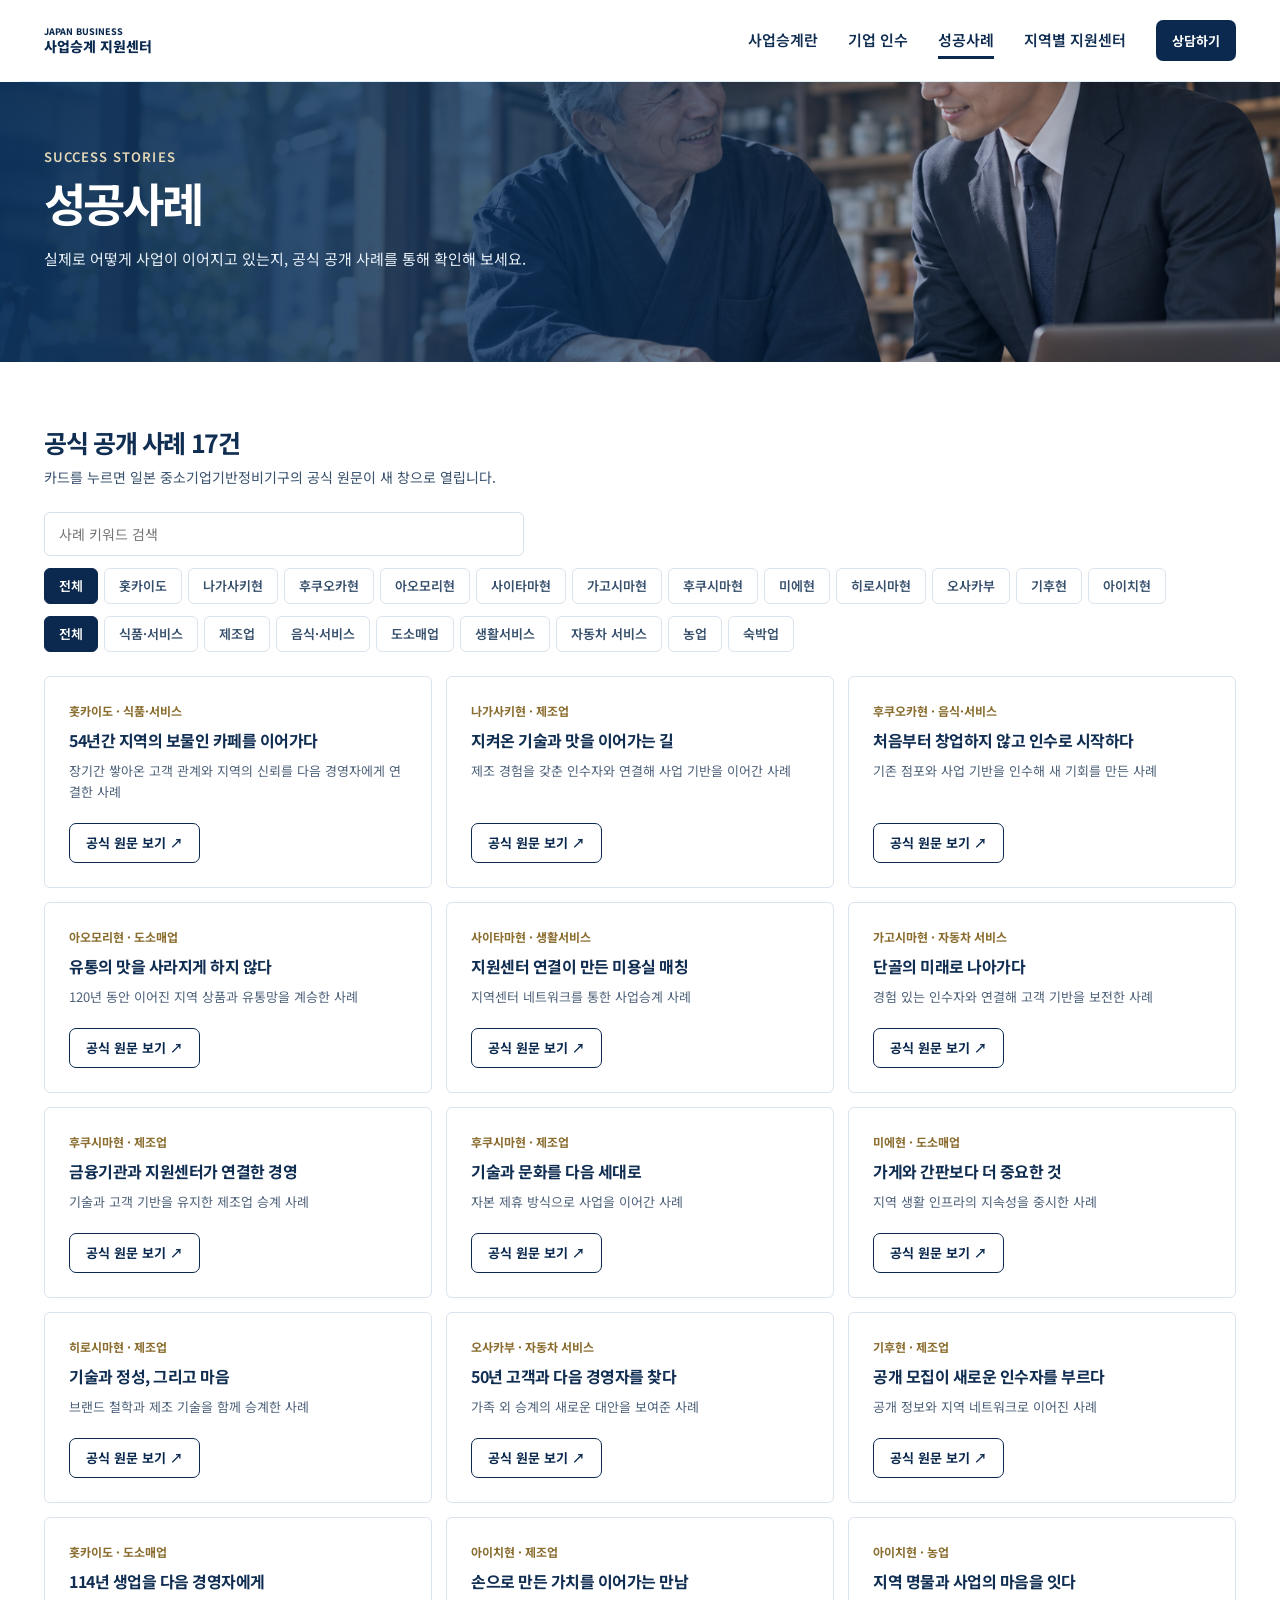
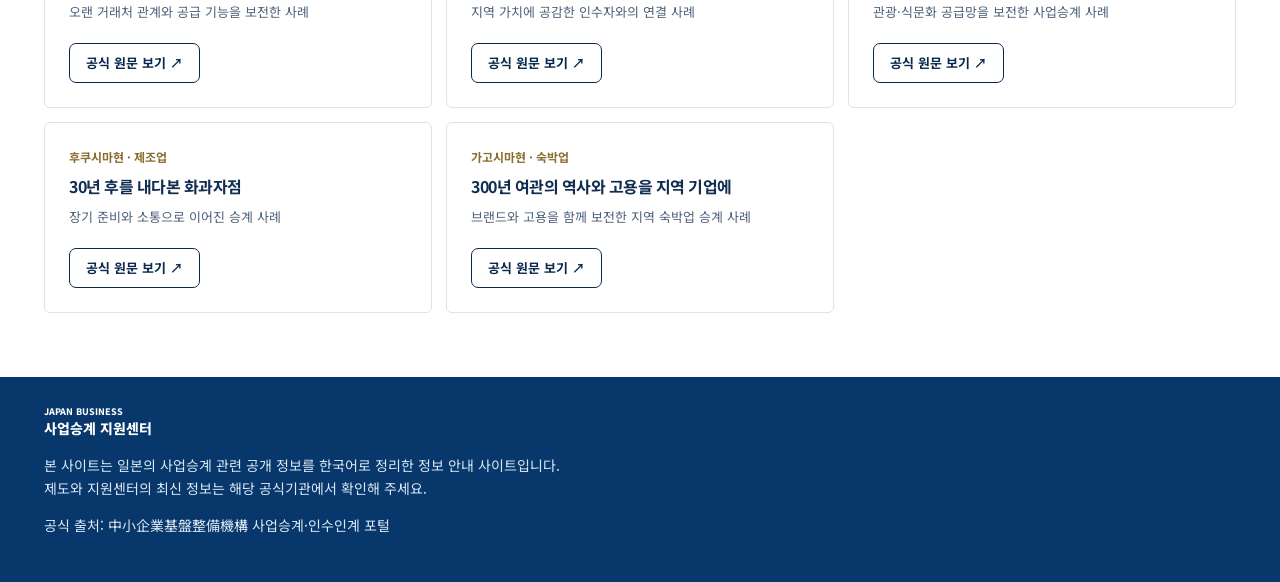
<file: cases.html>
<!doctype html><html lang="ko"><head><meta charset="utf-8"><meta name="viewport" content="width=device-width,initial-scale=1"><meta name="description" content="일본의 공식 사업승계 성공사례 17건"><title>성공사례 | 일본 사업승계 지원센터</title><link rel="preconnect" href="https://fonts.googleapis.com"><link rel="preconnect" href="https://fonts.gstatic.com" crossorigin><link href="https://fonts.googleapis.com/css2?family=Noto+Sans+KR:wght@400;500;600;700;800&display=swap" rel="stylesheet"><link rel="stylesheet" href="styles.css?v=mockup-4"><link rel="stylesheet" href="legacy-fix.css"><link rel="stylesheet" href="pages.css?v=4"><script defer src="app.js"></script></head><body data-page="cases"><header id="header"></header><main><section class="hero small"><div class="wrap"><p class="eyebrow">SUCCESS STORIES</p><h1>성공사례</h1><p class="lead">실제로 어떻게 사업이 이어지고 있는지, 공식 공개 사례를 통해 확인해 보세요.</p></div></section><section class="section"><div class="wrap"><h2>공식 공개 사례 17건</h2><p class="sub">카드를 누르면 일본 중소기업기반정비기구의 공식 원문이 새 창으로 열립니다.</p><div id="case-controls"></div><div id="case-root" class="grid three"></div></div></section></main><footer id="footer"></footer><script>(()=>{const mark=()=>document.querySelectorAll('.filters').forEach(g=>{if(!g.querySelector('.active'))g.querySelector('button')?.classList.add('active')});new MutationObserver(mark).observe(document.body,{childList:true,subtree:true});document.addEventListener('click',e=>{const b=e.target.closest('.filters button');if(b)b.parentNode.querySelectorAll('button').forEach(x=>x.classList.toggle('active',x===b))})})()</script></body></html>
</file>
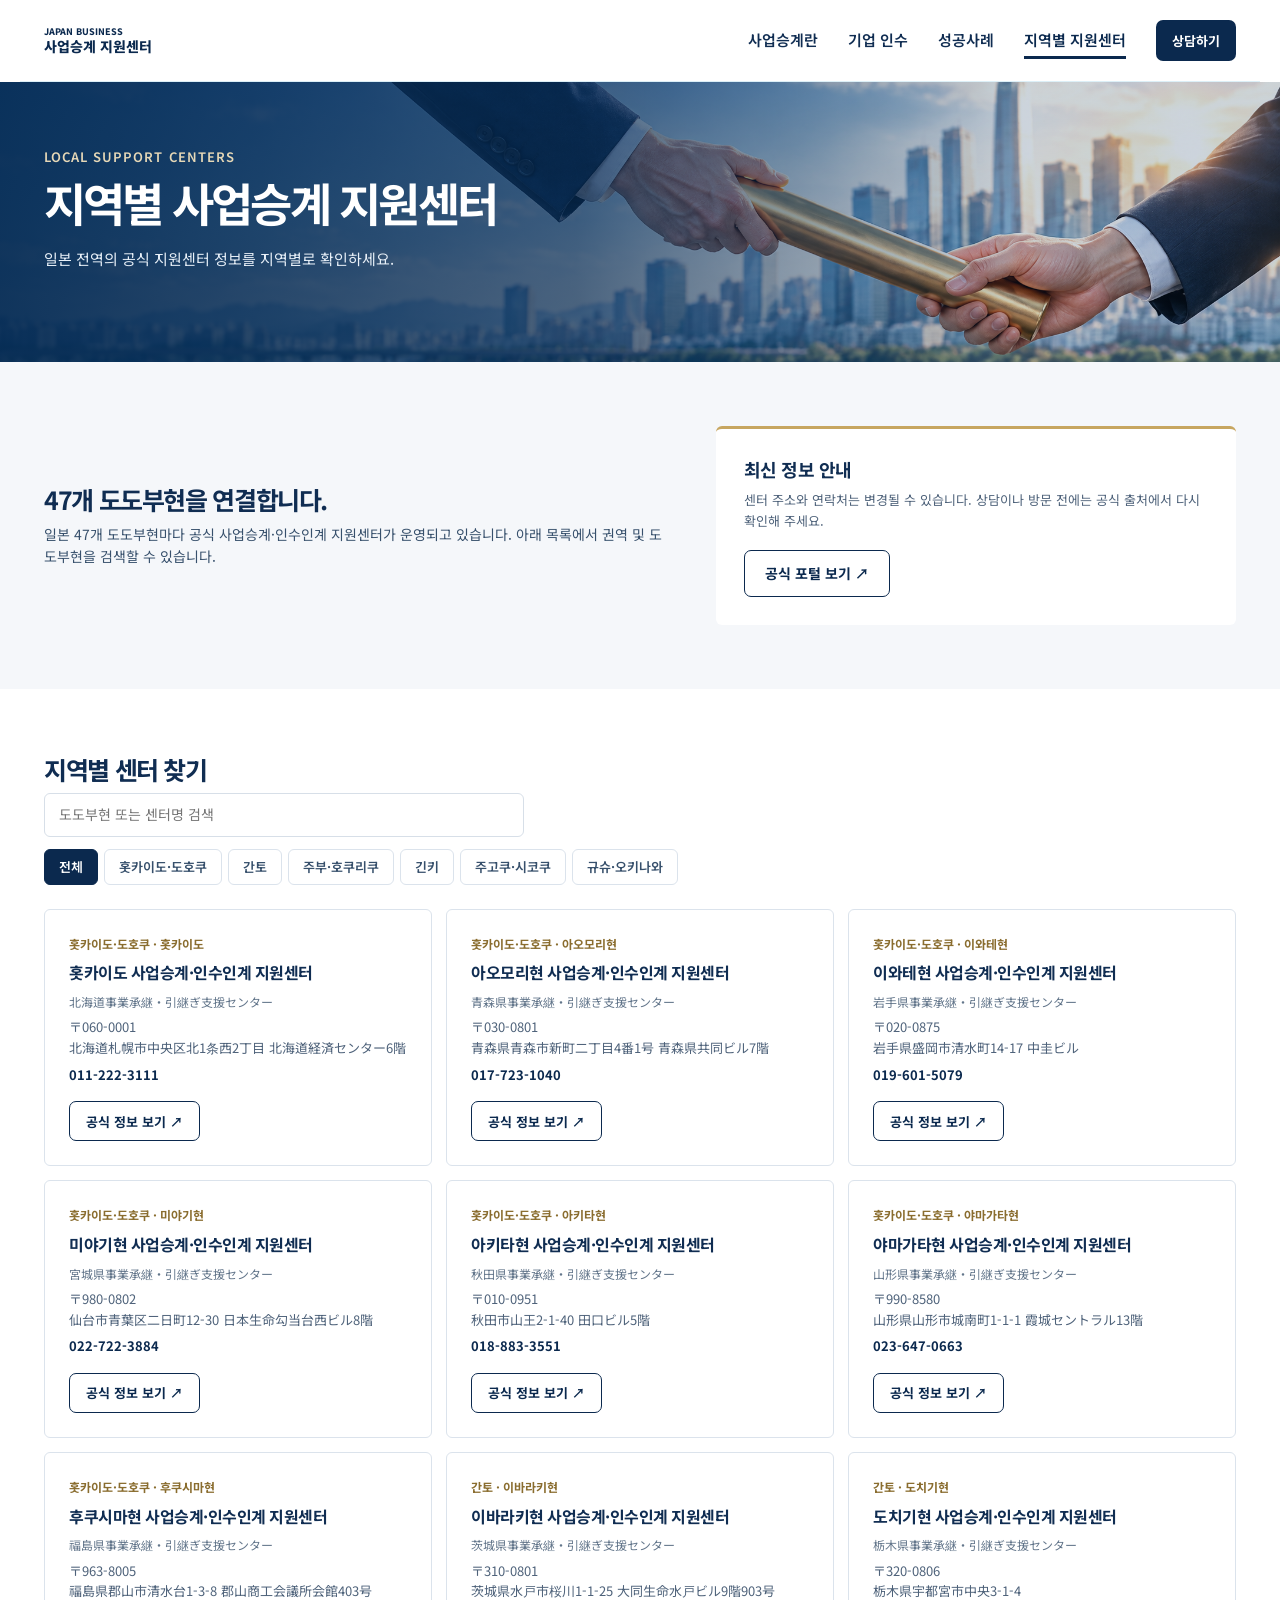
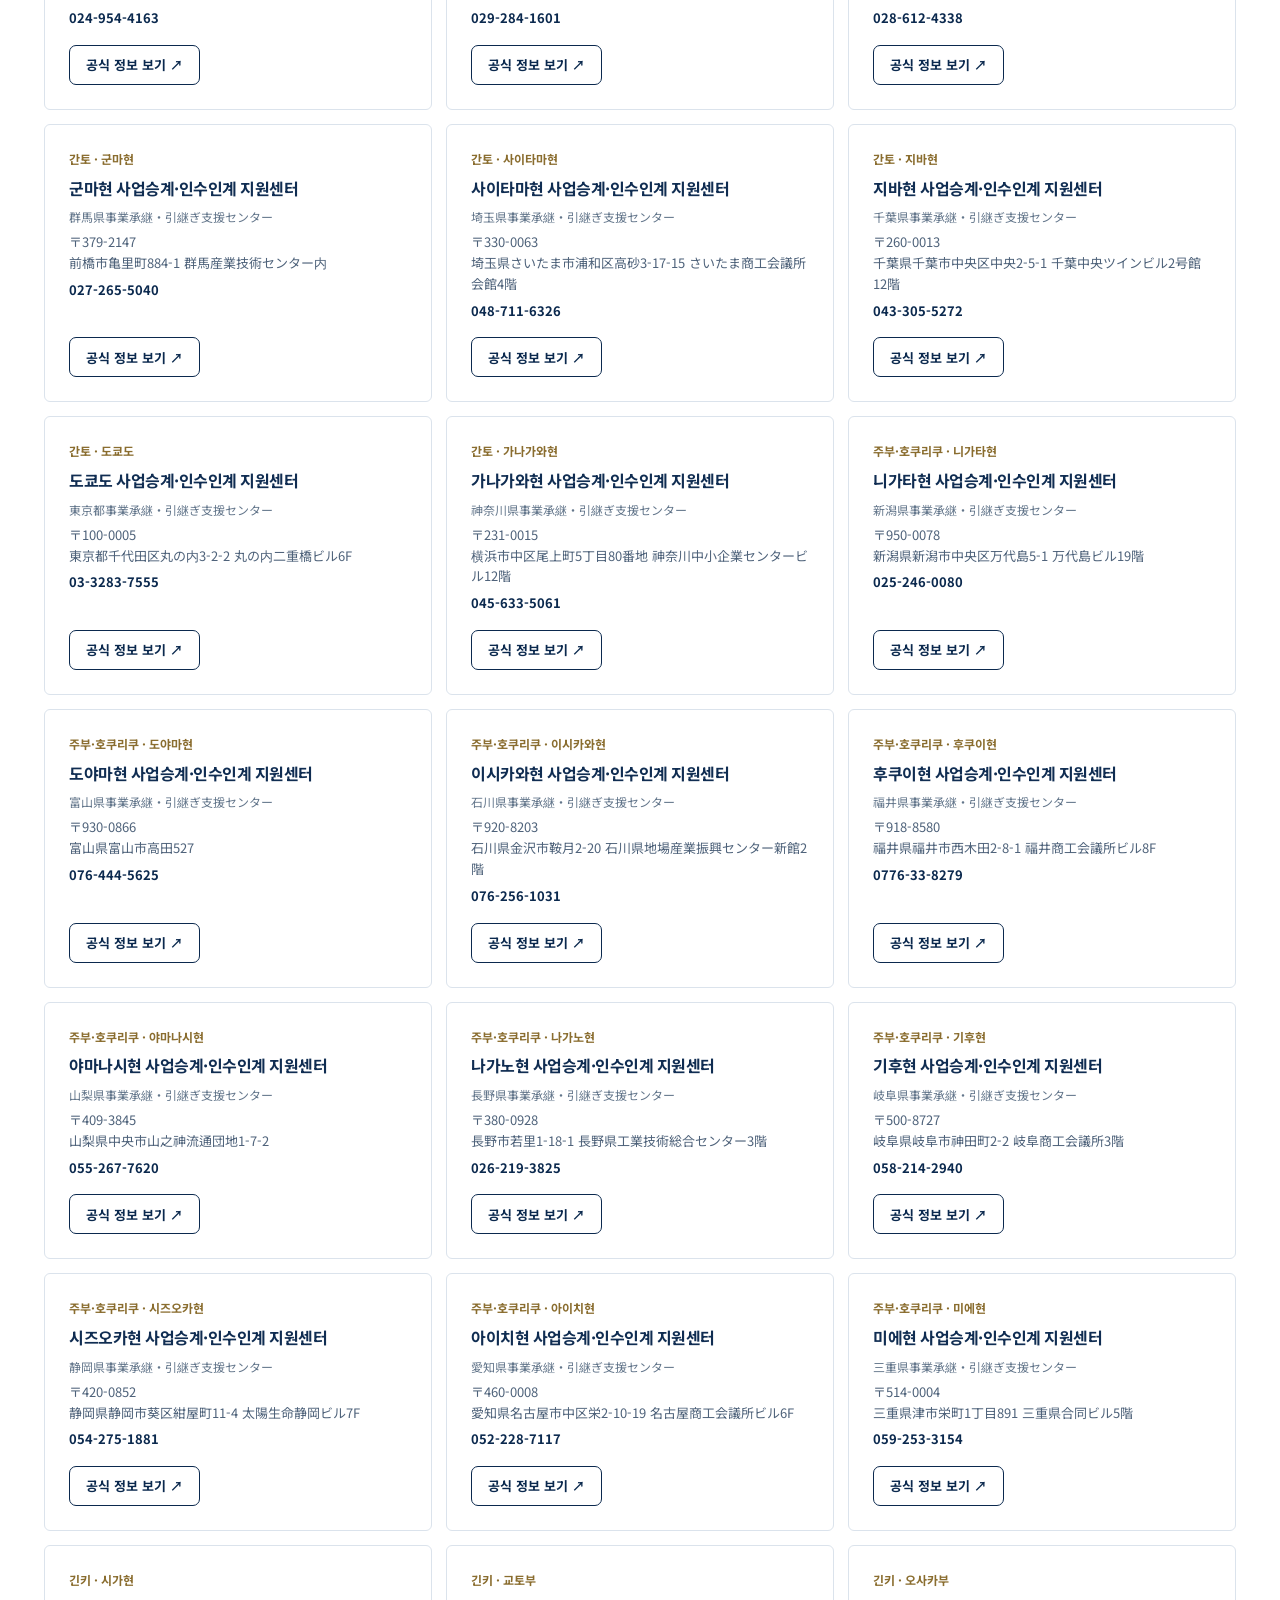
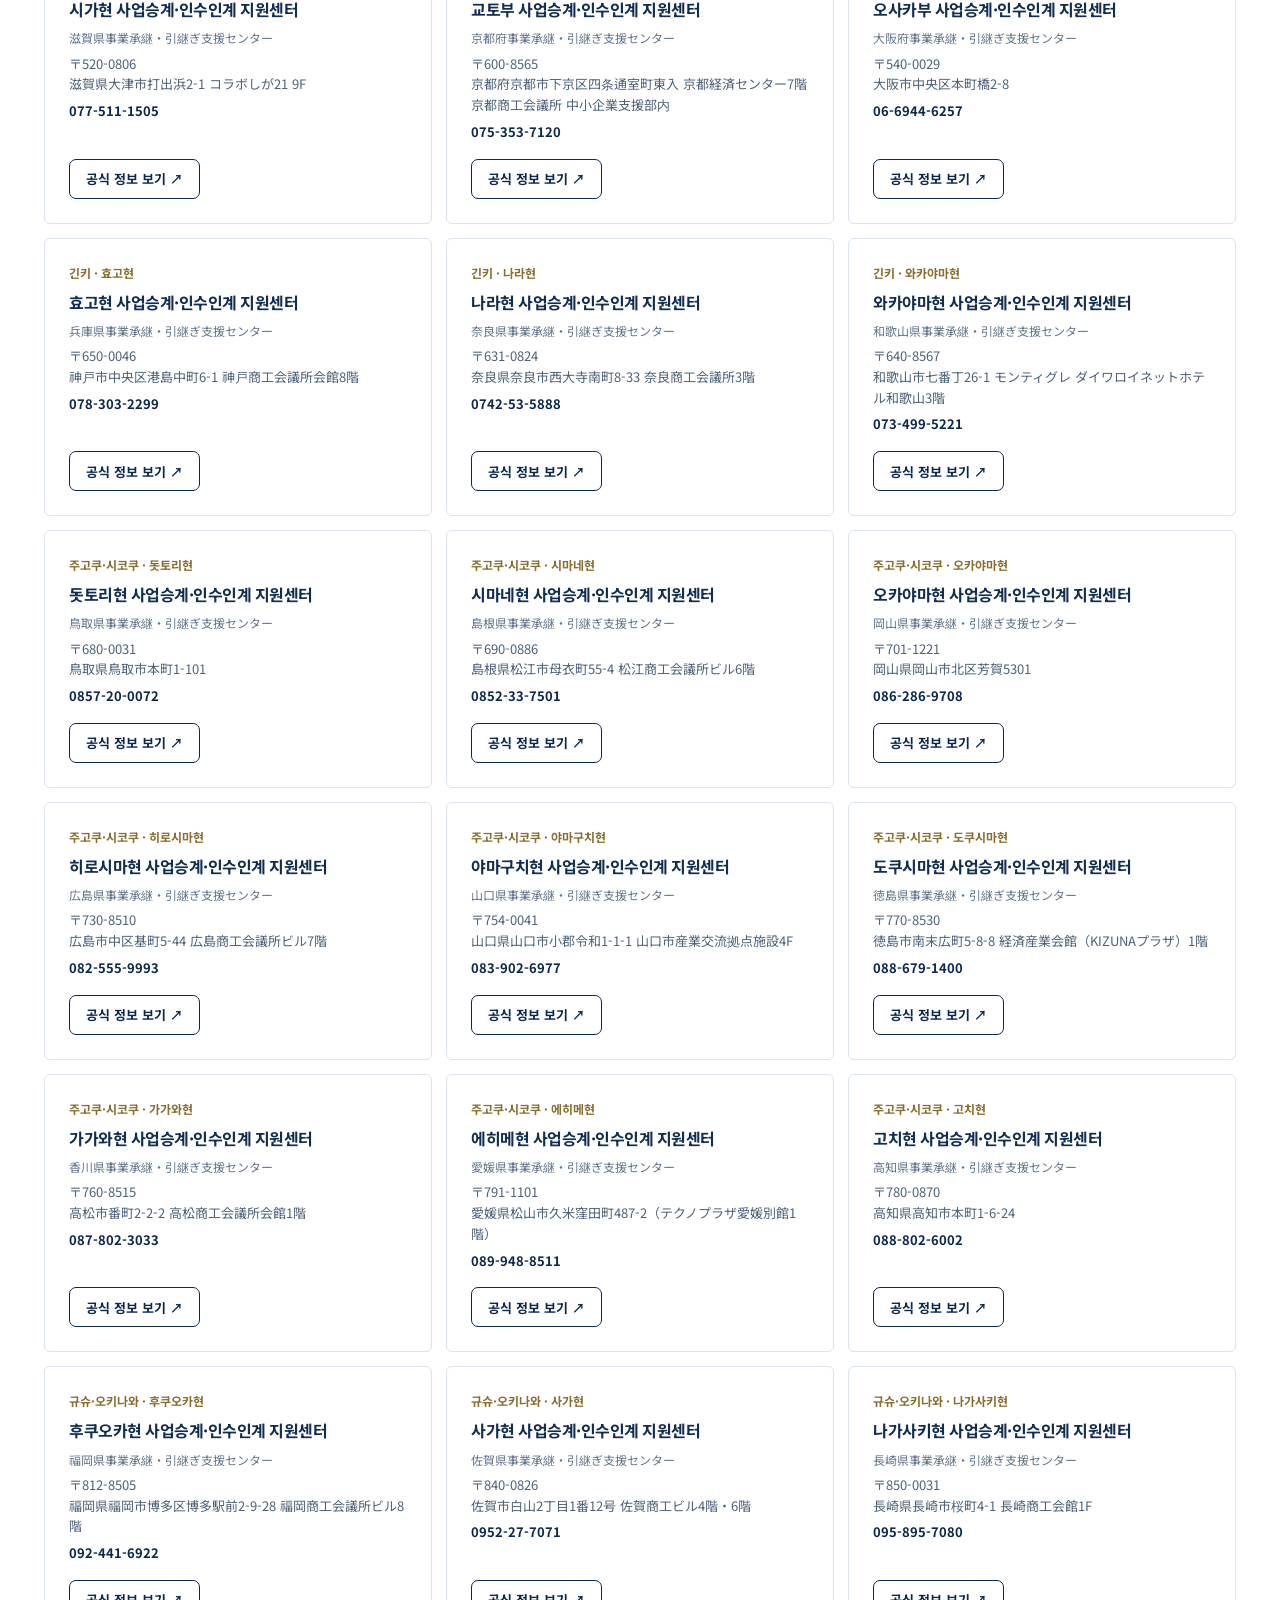
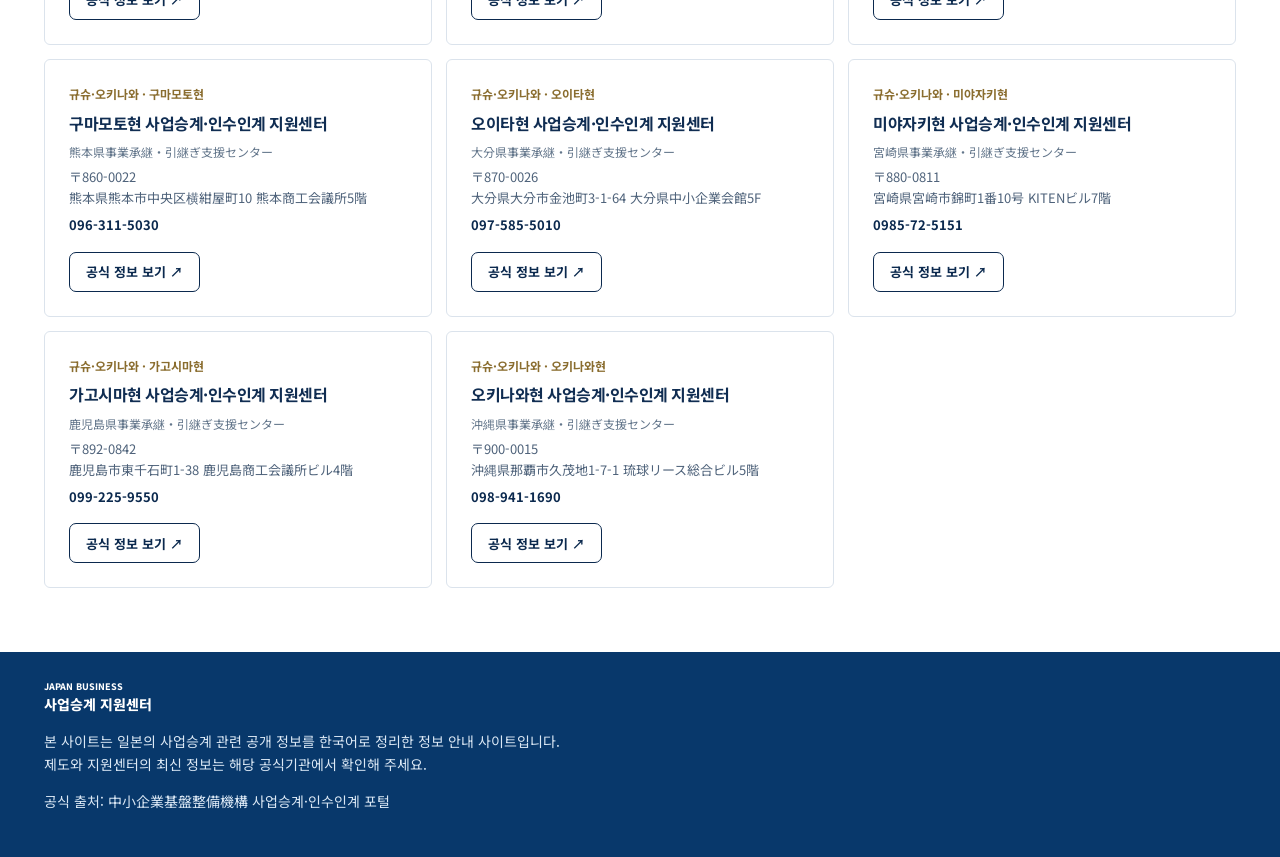
<file: centers.html>
<!doctype html><html lang="ko"><head><meta charset="utf-8"><meta name="viewport" content="width=device-width,initial-scale=1"><meta name="description" content="일본 47개 도도부현 사업승계·인수인계 지원센터"><title>지역별 지원센터 | 일본 사업승계 지원센터</title><link rel="preconnect" href="https://fonts.googleapis.com"><link rel="preconnect" href="https://fonts.gstatic.com" crossorigin><link href="https://fonts.googleapis.com/css2?family=Noto+Sans+KR:wght@400;500;600;700;800&display=swap" rel="stylesheet"><link rel="stylesheet" href="styles.css?v=mockup-4"><link rel="stylesheet" href="legacy-fix.css"><link rel="stylesheet" href="pages.css?v=5"><script defer src="app.js"></script></head><body data-page="centers"><header id="header"></header><main><section class="hero small"><div class="wrap"><p class="eyebrow">LOCAL SUPPORT CENTERS</p><h1>지역별 사업승계 지원센터</h1><p class="lead">일본 전역의 공식 지원센터 정보를 지역별로 확인하세요.</p></div></section><section class="section tint"><div class="wrap centers-intro"><div class="centers-intro__text"><h2>47개 도도부현을 연결합니다.</h2><p class="sub">일본 47개 도도부현마다 공식 사업승계·인수인계 지원센터가 운영되고 있습니다. 아래 목록에서 권역 및 도도부현을 검색할 수 있습니다.</p></div><div class="card"><h3>최신 정보 안내</h3><p>센터 주소와 연락처는 변경될 수 있습니다. 상담이나 방문 전에는 공식 출처에서 다시 확인해 주세요.</p><a class="button outline" target="_blank" rel="noopener noreferrer" href="https://shoukei.smrj.go.jp/center/">공식 포털 보기 ↗</a></div></div></section><section class="section"><div class="wrap"><h2>지역별 센터 찾기</h2><div id="center-controls"></div><div id="centers-root" class="grid three"></div></div></section></main><footer id="footer"></footer><script>(()=>{const mark=()=>document.querySelectorAll('.filters').forEach(g=>{if(!g.querySelector('.active'))g.querySelector('button')?.classList.add('active')});new MutationObserver(mark).observe(document.body,{childList:true,subtree:true});document.addEventListener('click',e=>{const b=e.target.closest('.filters button');if(b)b.parentNode.querySelectorAll('button').forEach(x=>x.classList.toggle('active',x===b))})})()</script></body></html>
</file>
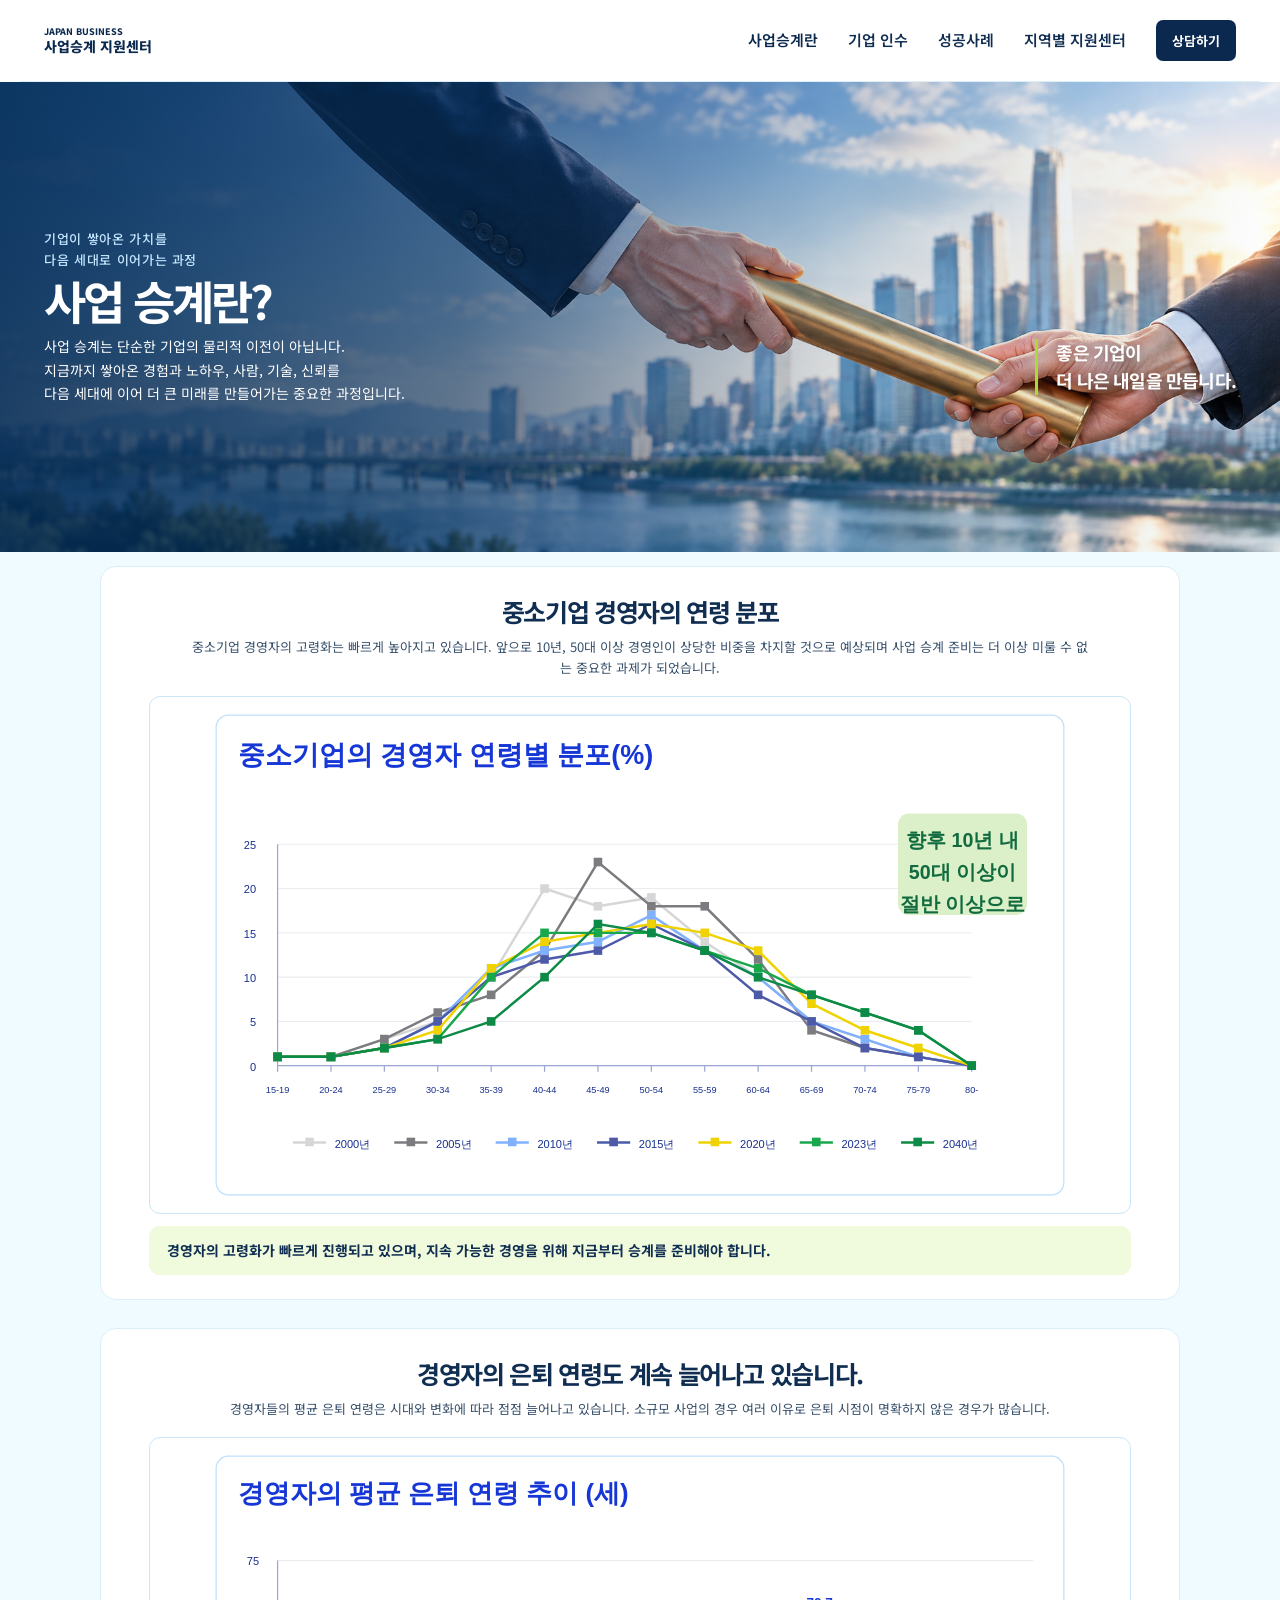
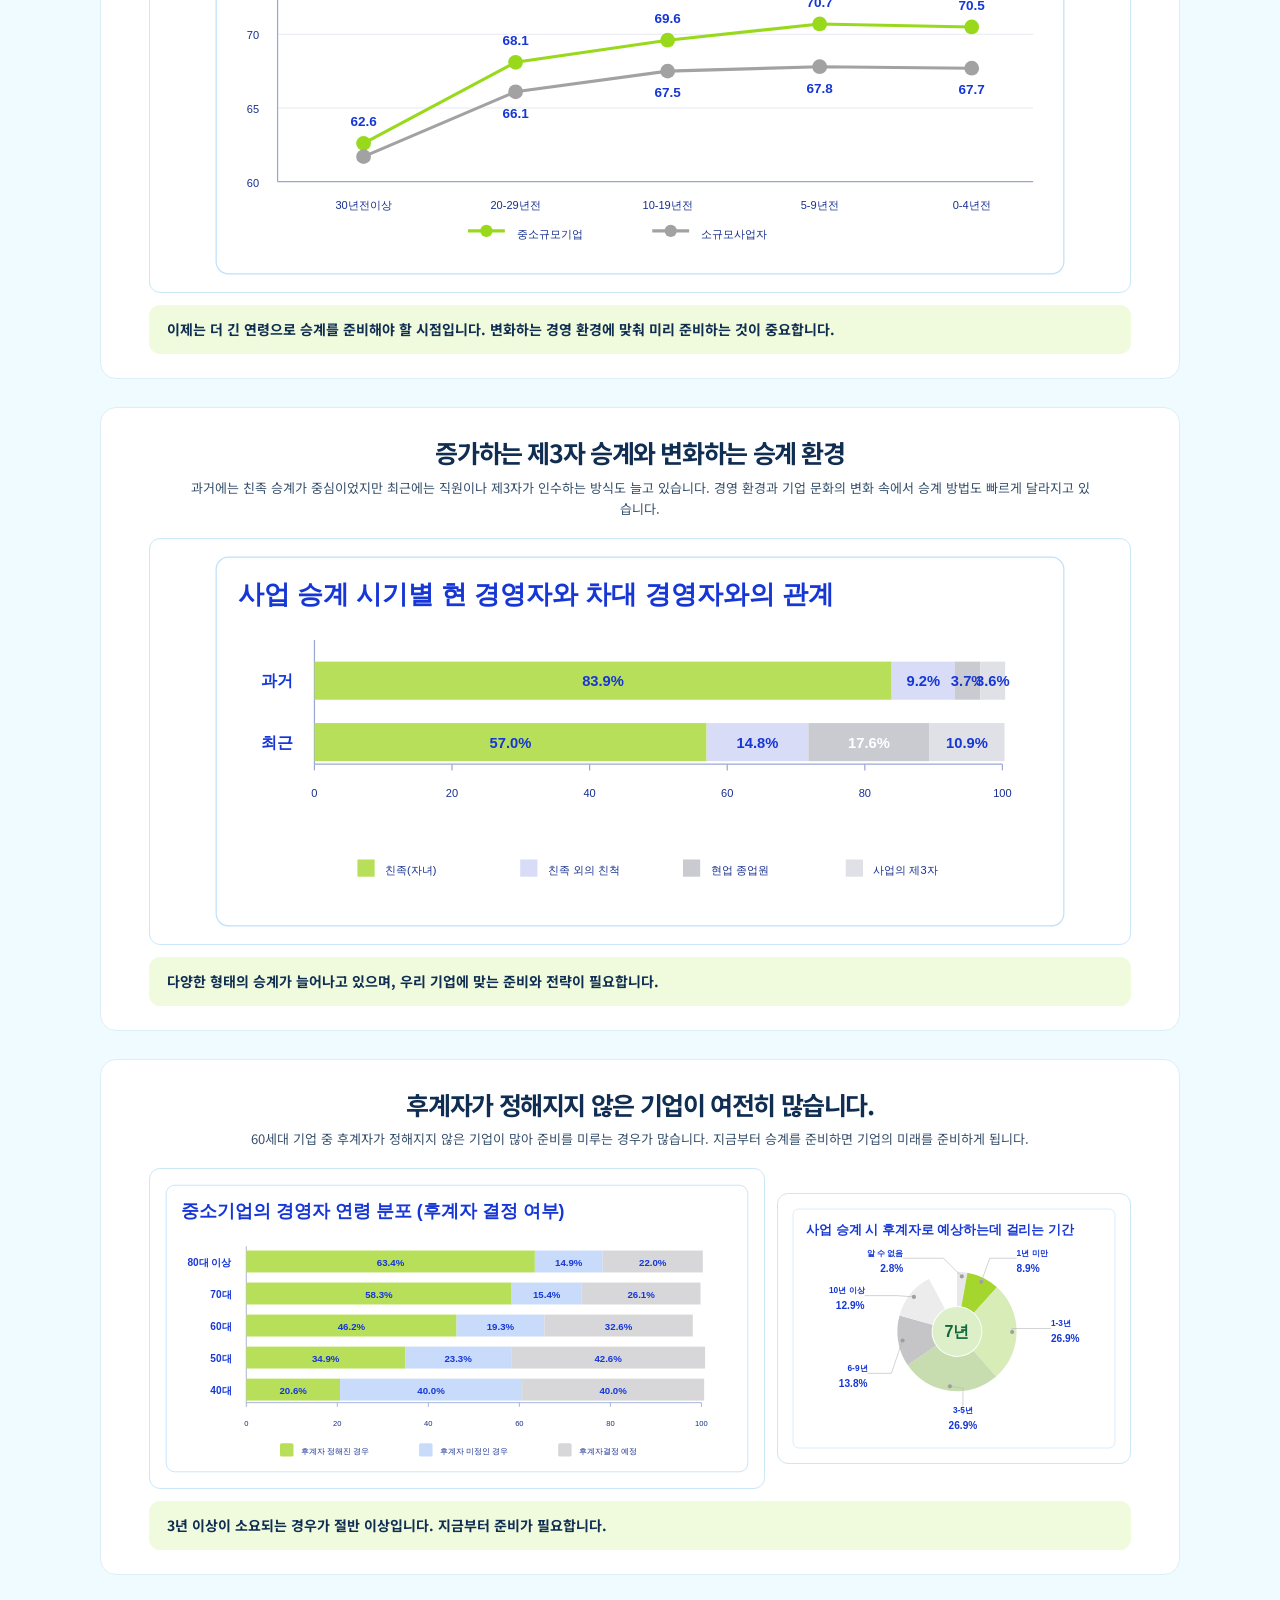
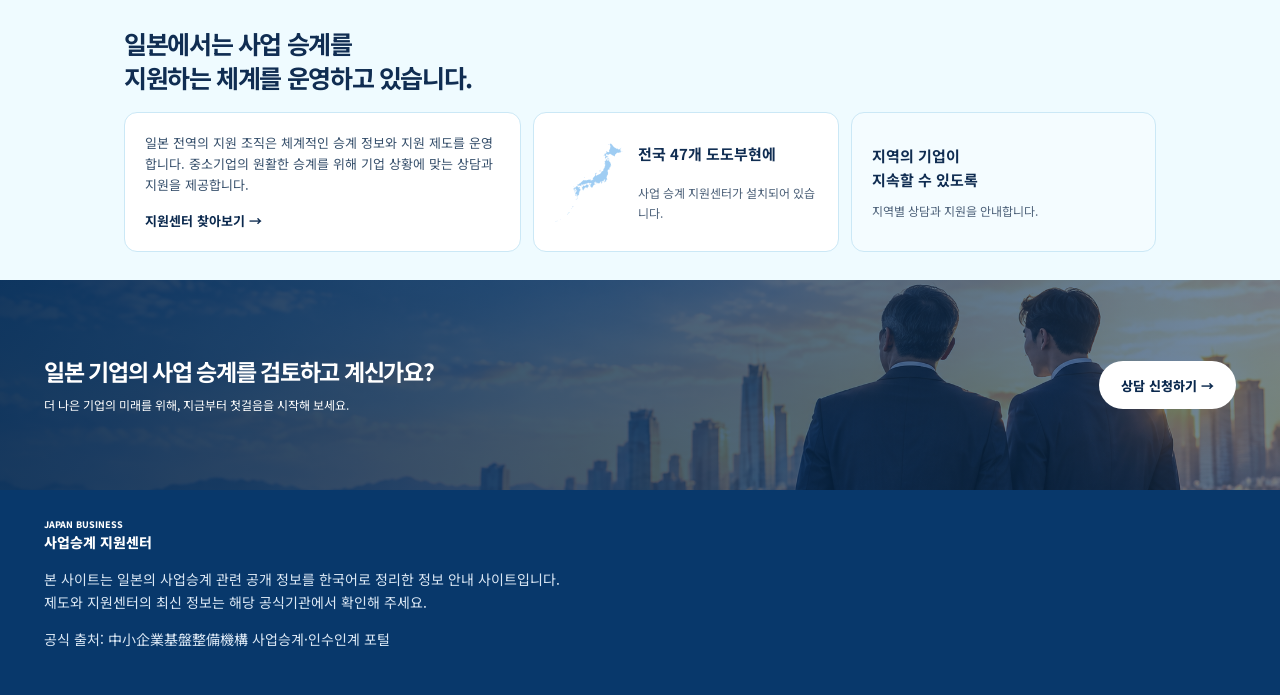
<file: succession.html>
<!doctype html><html lang="ko"><head><meta charset="utf-8"><meta name="viewport" content="width=device-width,initial-scale=1"><meta name="description" content="사업승계의 의미와 경영자 고령화, 후계자 문제, 승계 준비 기간을 안내합니다."><title>사업 승계란? | 일본 사업승계 지원센터</title><link rel="preconnect" href="https://fonts.googleapis.com"><link rel="preconnect" href="https://fonts.gstatic.com" crossorigin><link href="https://fonts.googleapis.com/css2?family=Noto+Sans+KR:wght@400;500;600;700;800&display=swap" rel="stylesheet"><link rel="stylesheet" href="styles.css?v=mockup-4"><link rel="stylesheet" href="succession-type.css?v=3"><script defer src="app.js"></script></head><body data-page="succession"><header id="header"></header><main class="business-page"><section class="business-hero" aria-labelledby="page-title"><div class="wrap business-hero__copy"><p class="eyebrow">기업이 쌓아온 가치를<br>다음 세대로 이어가는 과정</p><h1 id="page-title">사업 승계란?</h1><p class="business-hero__description">사업 승계는 단순한 기업의 물리적 이전이 아닙니다.<br>지금까지 쌓아온 경험과 노하우, 사람, 기술, 신뢰를<br>다음 세대에 이어 더 큰 미래를 만들어가는 중요한 과정입니다.</p><p class="business-hero__quote">좋은 기업이<br>더 나은 내일을 만듭니다.</p></div></section><section class="stat-section"><div class="wrap stat-card"><header class="stat-header"><h2>중소기업 경영자의 연령 분포</h2><p>중소기업 경영자의 고령화는 빠르게 높아지고 있습니다. 앞으로 10년, 50대 이상 경영인이 상당한 비중을 차지할 것으로 예상되며 사업 승계 준비는 더 이상 미룰 수 없는 중요한 과제가 되었습니다.</p></header><div class="chart-frame chart-scroll"><img src="assets/business-succession/chart_owner_age_distribution.svg" alt="중소기업 경영자의 연령별 분포를 보여주는 그래프"></div><p class="key-message">경영자의 고령화가 빠르게 진행되고 있으며, 지속 가능한 경영을 위해 지금부터 승계를 준비해야 합니다.</p></div></section><section class="stat-section stat-section--tint"><div class="wrap stat-card"><header class="stat-header"><h2>경영자의 은퇴 연령도 계속 늘어나고 있습니다.</h2><p>경영자들의 평균 은퇴 연령은 시대와 변화에 따라 점점 늘어나고 있습니다. 소규모 사업의 경우 여러 이유로 은퇴 시점이 명확하지 않은 경우가 많습니다.</p></header><div class="chart-frame chart-scroll"><img src="assets/business-succession/chart_retirement_age_trend.svg" alt="경영자의 평균 은퇴 연령 추이를 보여주는 그래프"></div><p class="key-message">이제는 더 긴 연령으로 승계를 준비해야 할 시점입니다. 변화하는 경영 환경에 맞춰 미리 준비하는 것이 중요합니다.</p></div></section><section class="stat-section"><div class="wrap stat-card"><header class="stat-header"><h2>증가하는 제3자 승계와 변화하는 승계 환경</h2><p>과거에는 친족 승계가 중심이었지만 최근에는 직원이나 제3자가 인수하는 방식도 늘고 있습니다. 경영 환경과 기업 문화의 변화 속에서 승계 방법도 빠르게 달라지고 있습니다.</p></header><div class="chart-frame chart-scroll"><img src="assets/business-succession/chart_successor_relation.svg" alt="승계자와의 관계 변화 추이를 보여주는 그래프"></div><p class="key-message">다양한 형태의 승계가 늘어나고 있으며, 우리 기업에 맞는 준비와 전략이 필요합니다.</p></div></section><section class="stat-section stat-section--tint"><div class="wrap stat-card"><header class="stat-header"><h2>후계자가 정해지지 않은 기업이 여전히 많습니다.</h2><p>60세대 기업 중 후계자가 정해지지 않은 기업이 많아 준비를 미루는 경우가 많습니다. 지금부터 승계를 준비하면 기업의 미래를 준비하게 됩니다.</p></header><div class="successor-charts"><div class="chart-frame chart-scroll"><img src="assets/business-succession/chart_successor_status.svg" alt="연령별 후계자 결정 여부를 보여주는 그래프"></div><div class="chart-frame chart-scroll chart-period"><img src="assets/business-succession/chart_succession_period.svg" alt="사업 승계 준비 예상 기간을 보여주는 그래프"></div></div><p class="key-message">3년 이상이 소요되는 경우가 절반 이상입니다. 지금부터 준비가 필요합니다.</p></div></section><section class="support-center-section"><div class="wrap"><h2>일본에서는 사업 승계를<br>지원하는 체계를 운영하고 있습니다.</h2><div class="support-grid"><div class="support-intro"><p>일본 전역의 지원 조직은 체계적인 승계 정보와 지원 제도를 운영합니다. 중소기업의 원활한 승계를 위해 기업 상황에 맞는 상담과 지원을 제공합니다.</p><a class="support-inline-link" href="centers.html">지원센터 찾아보기 →</a></div><div class="support-map"><img src="japan_outline.svg" alt="일본 전국 사업승계 지원센터 안내 지도"><strong>전국 47개 도도부현에</strong><span>사업 승계 지원센터가 설치되어 있습니다.</span></div><div class="support-item"><strong>지역의 기업이<br>지속할 수 있도록</strong><span>지역별 상담과 지원을 안내합니다.</span></div></div></div></section><section class="business-cta"><div class="wrap business-cta__inner"><div><h2>일본 기업의 사업 승계를 검토하고 계신가요?</h2><p>더 나은 기업의 미래를 위해, 지금부터 첫걸음을 시작해 보세요.</p></div><a class="button" href="contact.html">상담 신청하기 →</a></div></section></main><footer id="footer"></footer></body></html>
</file>
<file: styles.css>
:root{--navy:#08386b;--blue:#1537d6;--cta:#0c5eae;--green:#a9d93b;--pale:#effbff;--ink:#15305f;--muted:#64748b;--line:#cbe8f6;--max:1240px}*{box-sizing:border-box}html{scroll-behavior:smooth}body{margin:0;color:var(--ink);font-family:Pretendard,"Noto Sans KR","Apple SD Gothic Neo",Arial,sans-serif;line-height:1.65;overflow-x:hidden}a{color:inherit;text-decoration:none}.wrap{width:100%;max-width:var(--max);margin-inline:auto;padding-inline:24px}.top{height:82px;display:flex;align-items:center;justify-content:space-between;background:#fff;border-bottom:1px solid #dceff7;position:sticky;top:0;z-index:10}.brand{font-size:20px;font-weight:800;color:var(--navy);line-height:1.25}.brand b{display:block;color:var(--blue);font-size:12px;letter-spacing:.08em}.nav{display:flex;align-items:center;gap:30px;font-size:16px;font-weight:600}.nav a:hover,.nav a.active{color:var(--blue);font-weight:800}.button{display:inline-flex;align-items:center;justify-content:center;min-height:48px;padding:12px 22px;border:0;border-radius:999px;background:linear-gradient(135deg,#0b4c9a,#1073c8);color:#fff;font-weight:800;cursor:pointer;transition:transform .2s ease,box-shadow .2s ease}.button:hover{transform:translateY(-2px);box-shadow:0 8px 20px rgba(0,82,164,.18)}.button.outline{background:#fff;color:var(--cta);border:1px solid var(--cta)}.menu{display:none;background:none;border:0;font-size:24px}.footer{background:var(--navy);color:#dbe8f5;padding:30px 0;font-size:14px}.footer .brand{color:#fff}.footer .brand b{color:#bfe8ff}.business-page{background:var(--pale);padding-bottom:0}.business-hero{min-height:470px;display:flex;align-items:center;overflow:hidden;color:#fff;background:linear-gradient(90deg,rgba(5,43,84,.88) 0%,rgba(5,43,84,.62) 36%,rgba(5,43,84,.15) 65%,rgba(5,43,84,0) 100%),url('assets/business-succession/hero-business-succession.png') center/cover}.business-hero__copy{position:relative;width:100%;max-width:1240px;margin-inline:auto;padding:56px 24px}.eyebrow{margin:0;color:#c4e6ff;font-size:17px;font-weight:800;line-height:1.5}.business-hero h1{margin:7px 0 14px;font-size:clamp(48px,4.2vw,64px);line-height:1.1;letter-spacing:-.07em}.business-hero__description{max-width:620px;margin:0;font-size:18px;line-height:1.7}



.grid{display:grid;grid-template-columns:repeat(4,minmax(0,1fr));gap:18px}.grid.three{grid-template-columns:repeat(3,minmax(0,1fr))}.grid.two{grid-template-columns:repeat(2,minmax(0,1fr))}.card{border:1px solid var(--line);border-radius:13px;padding:24px;background:#fff}.section{padding:72px 0}.filters{display:flex;gap:8px;flex-wrap:wrap;margin:18px 0}.filters button{padding:8px 12px;border:1px solid var(--line);background:#fff;border-radius:20px}.search{width:100%;max-width:480px;padding:12px;border:1px solid var(--line);border-radius:7px}.case-card{display:flex;flex-direction:column;gap:9px}.case-card .button{margin-top:auto;text-align:center;background:#fff;color:var(--blue);border:1px solid var(--blue)}.center-card p{margin:7px 0;color:var(--muted)}.business-hero__description{max-width:620px;margin:0;font-size:18px;line-height:1.7}.business-hero__quote{position:absolute;right:24px;top:166px;width:190px;margin:0;padding-left:18px;border-left:3px solid #a9d93b;color:#fff;font-size:19px;font-weight:800;line-height:1.5}.stat-section{padding:36px 0;background:#effbff}.stat-card{padding:30px;background:#fff;border:1px solid #dceff7;border-radius:16px}.stat-header{text-align:center}.stat-header h2{font-size:31px;color:#1537d6}.chart-frame{padding:12px;border:1px solid #cbe8f6;border-radius:11px}.chart-frame img{width:100%;display:block}.key-message{padding:18px;background:#effbdc;color:#1537d6;font-weight:700}.successor-charts{display:grid;grid-template-columns:1.65fr .95fr;gap:16px}.support-center-section{padding:38px 0;background:#effbff}.support-grid{display:grid;grid-template-columns:1.3fr 1fr 1fr;gap:12px}.support-grid>div{padding:20px;border:1px solid #cbe8f6;border-radius:13px;background:#fff}.business-cta{min-height:210px;display:flex;align-items:center;color:#fff;background:linear-gradient(90deg,rgba(5,43,84,.91),rgba(5,43,84,.55)),url('assets/business-succession/cta-business-succession.png') center/cover}.business-cta__inner{display:flex;align-items:center;justify-content:space-between;gap:24px}.business-cta .button{background:#fff;color:#0c5eae}@media(max-width:620px){.nav{display:none}.menu{display:block}.nav.open{display:flex;position:absolute;top:100%;left:0;right:0;flex-direction:column;align-items:stretch;gap:14px;padding:18px 24px;background:#fff;border-bottom:1px solid #dceff7;box-shadow:0 12px 24px rgba(8,56,107,.08)}.grid,.grid.three,.grid.two,.successor-charts,.support-grid{grid-template-columns:1fr}.business-hero__quote{display:none}.business-cta__inner{align-items:flex-start;flex-direction:column}}
</file>
<file: legacy-fix.css>
/* Restores the shared pages when the legacy stylesheet is cached or incomplete. */
.grid{display:grid;grid-template-columns:repeat(4,minmax(0,1fr));gap:18px}.grid.three{grid-template-columns:repeat(3,minmax(0,1fr))}.grid.two{grid-template-columns:repeat(2,minmax(0,1fr))}.card{border:1px solid #dce5ee;border-radius:13px;padding:24px;background:#fff}.section{padding:72px 0}.filters{display:flex;gap:8px;flex-wrap:wrap;margin:18px 0}.filters button{padding:8px 12px;border:1px solid #dce5ee;background:#fff;border-radius:20px}.search{width:100%;max-width:480px;padding:12px;border:1px solid #dce5ee;border-radius:7px}.case-card{display:flex;flex-direction:column;gap:9px}.case-card .button{margin-top:auto;text-align:center;background:#fff;color:#1267b3;border:1px solid #1267b3}.center-card p{margin:7px 0;color:#5f6f82}.successor-charts{display:grid;grid-template-columns:1.65fr .95fr;gap:16px}.support-grid{display:grid;grid-template-columns:1.3fr 1fr 1fr;gap:12px}.support-grid>div{padding:20px;border:1px solid #cbe8f6;border-radius:13px;background:#fff}@media(max-width:620px){.grid,.grid.three,.grid.two,.successor-charts,.support-grid{grid-template-columns:1fr}.nav{display:none}.menu{display:block}}
</file>
<file: pages.css>
/* Home, contact, cases & centers pages: match the acquisition/succession look (Noto Sans KR, navy ink, gold accents).
   Scoped by data-page so the pages that don't load this file are untouched. */
body:is([data-page="home"],[data-page="contact"],[data-page="cases"],[data-page="centers"]){color:#102d52;background:#fff;font:15px/1.65 "Noto Sans KR",Arial,sans-serif}
:is([data-page="home"],[data-page="contact"],[data-page="cases"],[data-page="centers"]) .hidden{display:none}

/* Header: same treatment as the succession page */
:is([data-page="home"],[data-page="contact"],[data-page="cases"],[data-page="centers"]) .brand{font-size:14px;font-weight:800;line-height:1.15;color:#0b294e}
:is([data-page="home"],[data-page="contact"],[data-page="cases"],[data-page="centers"]) .brand b{font-size:9px;font-weight:800;letter-spacing:0;color:#0b294e}
:is([data-page="home"],[data-page="contact"],[data-page="cases"],[data-page="centers"]) .footer .brand,:is([data-page="home"],[data-page="contact"],[data-page="cases"],[data-page="centers"]) .footer .brand b{color:#fff}
:is([data-page="home"],[data-page="contact"],[data-page="cases"],[data-page="centers"]) .nav{font-size:15px;font-weight:600}
:is([data-page="home"],[data-page="contact"],[data-page="cases"],[data-page="centers"]) .nav a.active,:is([data-page="home"],[data-page="contact"],[data-page="cases"],[data-page="centers"]) .nav a:hover{color:#0b294e;font-weight:600}
:is([data-page="home"],[data-page="contact"],[data-page="cases"],[data-page="centers"]) .nav a.active{box-shadow:inset 0 -3px 0 #0b294e;padding-block:6px}
:is([data-page="home"],[data-page="contact"],[data-page="cases"],[data-page="centers"]) .nav .button{min-height:0;background:#0b294e;color:#fff;border-radius:7px;padding:10px 16px;font-size:13px;font-weight:700}

/* Buttons */
:is([data-page="home"],[data-page="contact"],[data-page="cases"],[data-page="centers"]) main .button{min-height:44px;padding:11px 20px;border:1px solid #0b294e;border-radius:7px;background:#0b294e;color:#fff;font-size:14px;font-weight:700;box-shadow:none}
:is([data-page="home"],[data-page="contact"],[data-page="cases"],[data-page="centers"]) main .button:hover{transform:none;box-shadow:none;background:#17365d}
:is([data-page="home"],[data-page="contact"],[data-page="cases"],[data-page="centers"]) main .button.outline{background:#fff;color:#0b294e}
:is([data-page="home"],[data-page="contact"],[data-page="cases"],[data-page="centers"]) main .button.outline:hover{background:#f5f7fa}

/* Hero */
:is([data-page="home"],[data-page="contact"],[data-page="cases"],[data-page="centers"]) .hero{display:flex;align-items:center;min-height:470px;color:#fff;background:linear-gradient(90deg,rgba(5,43,84,.92) 0%,rgba(5,43,84,.7) 42%,rgba(5,43,84,.15) 75%,rgba(5,43,84,0) 100%),url('01_HERO_사업승계.svg') center/cover no-repeat}
:is([data-page="contact"],[data-page="cases"],[data-page="centers"]) .hero.small{min-height:280px}
[data-page="contact"] .hero.small{background-image:linear-gradient(90deg,rgba(5,43,84,.94) 0%,rgba(5,43,84,.72) 45%,rgba(5,43,84,.2) 80%),url('assets/business-succession/cta-business-succession.png')}
[data-page="cases"] .hero.small{background-image:linear-gradient(90deg,rgba(5,43,84,.94) 0%,rgba(5,43,84,.72) 45%,rgba(5,43,84,.2) 80%),url('02_사업승계.svg')}
[data-page="centers"] .hero.small{background-image:linear-gradient(90deg,rgba(5,43,84,.94) 0%,rgba(5,43,84,.72) 45%,rgba(5,43,84,.2) 80%),url('assets/business-succession/hero-business-succession.png')}
:is([data-page="home"],[data-page="contact"],[data-page="cases"],[data-page="centers"]) .hero .wrap{padding-block:56px}
:is([data-page="home"],[data-page="contact"],[data-page="cases"],[data-page="centers"]) .hero .eyebrow{margin:0 0 8px;color:#e6d8b7;font-size:13px;font-weight:600;letter-spacing:.08em}
:is([data-page="home"],[data-page="contact"],[data-page="cases"],[data-page="centers"]) .hero h1{margin:0 0 14px;font-size:46px;line-height:1.25;font-weight:700;letter-spacing:-.06em;color:#fff}
:is([data-page="home"],[data-page="contact"],[data-page="cases"],[data-page="centers"]) .hero .lead{max-width:560px;margin:0 0 26px;color:#e8f0f8;font-size:15px;line-height:1.7}
:is([data-page="home"],[data-page="contact"],[data-page="cases"],[data-page="centers"]) .hero .button{border-color:#d6b66f;background:#d6b66f;color:#0b294e;font-weight:800}
:is([data-page="home"],[data-page="contact"],[data-page="cases"],[data-page="centers"]) .hero .button:hover{background:#e0c585}

/* Sections & type */
:is([data-page="home"],[data-page="contact"],[data-page="cases"],[data-page="centers"]) .section{padding:64px 0}
:is([data-page="home"],[data-page="contact"],[data-page="cases"],[data-page="centers"]) .tint{background:#f5f7fa}
:is([data-page="home"],[data-page="contact"],[data-page="cases"],[data-page="centers"]) main h2{margin:0 0 6px;font-size:25px;line-height:1.35;font-weight:700;letter-spacing:-.055em;color:#102d52}
:is([data-page="home"],[data-page="contact"],[data-page="cases"],[data-page="centers"]) main h3{margin:10px 0 4px;font-size:16px;line-height:1.4;font-weight:700;letter-spacing:-.03em}
:is([data-page="home"],[data-page="contact"],[data-page="cases"],[data-page="centers"]) .sub{max-width:720px;margin:0 0 24px;color:#37506c;font-size:14px;line-height:1.6}
:is([data-page="home"],[data-page="contact"],[data-page="cases"],[data-page="centers"]) .card{padding:24px;background:#fff;border:1px solid #dbe3ec;border-radius:6px;transition:box-shadow .2s ease}
:is([data-page="home"],[data-page="contact"],[data-page="cases"],[data-page="centers"]) .card p{margin:0;color:#4e627a;font-size:13px;line-height:1.6}
:is([data-page="home"],[data-page="cases"],[data-page="centers"]) .card:hover{box-shadow:0 10px 24px rgba(11,41,78,.08)}

/* Home: value cards (like the acquisition "기업 인수란?" cards) */
[data-page="home"] .grid:not(.two):not(.three){gap:12px}
[data-page="home"] .grid:not(.two):not(.three) .card{padding:28px 16px;border:0;background:#f5f7fa;text-align:center}
[data-page="home"] .icon{display:flex;justify-content:center;color:#0b294e}
[data-page="home"] .icon svg{width:32px;height:32px}

/* Home: succession / acquisition entry cards */
[data-page="home"] .grid.two .card{display:flex;flex-direction:column;align-items:flex-start;gap:10px;padding:32px;border-top:3px solid #c7a660}
[data-page="home"] .grid.two .card h2{margin:0;font-size:22px}
[data-page="home"] .grid.two .card p{font-size:14px}
[data-page="home"] .grid.two .button{margin-top:8px}

/* Steps (home flow + contact guide) */
:is([data-page="home"],[data-page="contact"]) .steps{display:grid;grid-template-columns:repeat(6,minmax(0,1fr));gap:8px;margin-top:8px}
:is([data-page="home"],[data-page="contact"]) .step{padding:16px 14px;background:#f5f7fa;border-top:3px solid #0b294e;font-size:14px;font-weight:600;line-height:1.4}
:is([data-page="home"],[data-page="contact"]) .step b{display:block;margin-bottom:4px;color:#c7a660;font-size:13px;font-weight:800}

/* Case cards (home preview + cases page) */
:is([data-page="home"],[data-page="cases"]) .case-card{display:flex;flex-direction:column;gap:6px}
:is([data-page="home"],[data-page="cases"]) .case-card small{color:#8a6d2f;font-size:12px;font-weight:700}
:is([data-page="home"],[data-page="cases"]) .case-card h3{margin:2px 0 4px}
:is([data-page="home"],[data-page="cases"]) .case-card p{margin-bottom:14px}
:is([data-page="home"],[data-page="cases"]) .case-card .button{margin-top:auto;align-self:flex-start;min-height:40px;padding:8px 16px;background:#fff;color:#0b294e;font-size:13px}
:is([data-page="home"],[data-page="cases"]) .case-card .button:hover{background:#f5f7fa}
[data-page="home"] #case-preview+p{margin:24px 0 0}

/* Home: bottom CTA banner (like the acquisition CTA) */
[data-page="home"] .cta{display:grid;grid-template-columns:1fr auto;column-gap:32px;align-items:center;padding:44px 48px;border-radius:8px;color:#fff;background:linear-gradient(90deg,rgba(5,43,84,.95),rgba(5,43,84,.75) 55%,rgba(5,43,84,.3)),url('assets/business-succession/cta-business-succession.png') center/cover no-repeat}
[data-page="home"] .cta h2{grid-column:1;margin:0 0 6px;color:#fff;font-size:23px}
[data-page="home"] .cta p{grid-column:1;margin:0;color:#dbe8f5;font-size:14px}
[data-page="home"] .cta .button{grid-column:2;grid-row:1/3;border-color:#d6b66f;background:#d6b66f;color:#0b294e;font-weight:800}
[data-page="home"] .cta .button:hover{background:#e0c585}

/* Contact: support process (7 steps) */
[data-page="contact"] .process-section{padding:56px 0 8px}
[data-page="contact"] .process{padding:36px 40px 40px;background:#eef3f9;border-radius:10px}
[data-page="contact"] .process-head{display:grid;grid-template-columns:auto 1fr auto;align-items:center;gap:16px 64px;margin-bottom:34px}
[data-page="contact"] .process-kicker{margin:0 0 2px;color:#5b78a8;font-size:12px;font-weight:600;letter-spacing:.14em}
[data-page="contact"] .process-head h2{margin:0;font-size:27px}
[data-page="contact"] .process-head>p{margin:0;color:#37506c;font-size:14px;line-height:1.75}
[data-page="contact"] .process-head .button{min-height:40px;padding:8px 16px;font-size:13px}
[data-page="contact"] .process-steps{display:grid;grid-template-columns:repeat(7,minmax(0,1fr));gap:14px;margin:0;padding:0;list-style:none}
[data-page="contact"] .process-steps li{position:relative;display:flex;flex-direction:column;align-items:center;text-align:center}
[data-page="contact"] .process-steps li:not(:last-child)::after{content:"›";position:absolute;top:17px;right:-12px;color:#5b6d80;font-size:22px;line-height:1}
[data-page="contact"] .process-icon{display:grid;place-items:center;width:58px;height:58px;margin-bottom:12px;border-radius:50%;background:#fff;color:#0b294e;box-shadow:0 4px 14px rgba(11,41,78,.08)}
[data-page="contact"] .process-icon svg{width:24px;height:24px}
[data-page="contact"] .process-steps b{color:#2a4a80;font-size:13px;font-weight:700}
[data-page="contact"] .process-steps strong{margin:2px 0 8px;color:#102d52;font-size:15px;font-weight:700;letter-spacing:-.03em}
[data-page="contact"] .process-steps p{margin:0;color:#4e627a;font-size:13px;line-height:1.6}
@media(max-width:1000px){
  [data-page="contact"] .process-head{grid-template-columns:1fr;gap:10px}
  [data-page="contact"] .process-head .button{justify-self:start}
  [data-page="contact"] .process-steps{grid-template-columns:repeat(4,minmax(0,1fr));row-gap:28px}
  [data-page="contact"] .process-steps li::after{display:none}
}
@media(max-width:620px){
  [data-page="contact"] .process-section{padding:40px 0 0}
  [data-page="contact"] .process{padding:28px 20px}
  [data-page="contact"] .process-steps{grid-template-columns:1fr;row-gap:20px}
  [data-page="contact"] .process-steps li{display:grid;grid-template-columns:48px 1fr;column-gap:14px;align-items:start;text-align:left}
  [data-page="contact"] .process-icon{grid-row:span 3;width:48px;height:48px;margin:0}
  [data-page="contact"] .process-steps strong{margin:0 0 4px}
  [data-page="contact"] .process-steps p br{display:none}
}

/* Contact: consultation form */
[data-page="contact"] .contact-form>*{max-width:880px}
[data-page="contact"] .contact-note{margin:16px 0 0;color:#63768b;font-size:12px}
[data-page="contact"] form{max-width:none;display:grid;grid-template-columns:1fr 1fr;gap:16px}
[data-page="contact"] .field{display:grid;gap:6px;margin:0;color:#102d52;font-size:13px;font-weight:700}
[data-page="contact"] .field:nth-child(n+5),[data-page="contact"] form>label:not(.field),[data-page="contact"] form>p{grid-column:1/-1}
[data-page="contact"] .field input,[data-page="contact"] .field select,[data-page="contact"] .field textarea{width:100%;min-height:44px;padding:10px 12px;border:1px solid #d7dfe8;border-radius:6px;background:#fff;color:#102d52;font:400 14px/1.5 "Noto Sans KR",Arial,sans-serif}
[data-page="contact"] .field textarea{min-height:140px;resize:vertical}
[data-page="contact"] .field input:focus,[data-page="contact"] .field select:focus,[data-page="contact"] .field textarea:focus{outline:2px solid #0b294e;outline-offset:1px;border-color:#0b294e}
[data-page="contact"] form>label:not(.field){display:flex;align-items:center;gap:8px;color:#37506c;font-size:13px}
[data-page="contact"] form>label:not(.field) input{width:18px;height:18px;accent-color:#0b294e}
[data-page="contact"] form>p{margin:4px 0 0}
[data-page="contact"] .notice{margin:16px 0 0;padding:14px 16px;border-left:3px solid #c7a660;background:#f7f0e2;color:#102d52;font-size:13px}
[data-page="contact"] aside.card{padding:28px;background:#f5f7fa;border:0;border-top:3px solid #c7a660}
[data-page="contact"] aside.card h2{font-size:20px}
[data-page="contact"] aside .steps{grid-template-columns:1fr;margin:16px 0}
[data-page="contact"] aside .step{display:flex;align-items:center;gap:12px;background:#fff;border-top:0;border-left:3px solid #0b294e}
[data-page="contact"] aside .step b{margin:0}

/* Cases & centers: search + filter chips */
:is([data-page="cases"],[data-page="centers"]) .search{display:block;width:100%;max-width:480px;min-height:44px;margin:4px 0 0;padding:10px 14px;border:1px solid #d7dfe8;border-radius:6px;background:#fff;color:#102d52;font:400 14px/1.5 "Noto Sans KR",Arial,sans-serif}
:is([data-page="cases"],[data-page="centers"]) .search:focus{outline:2px solid #0b294e;outline-offset:1px;border-color:#0b294e}
:is([data-page="cases"],[data-page="centers"]) .filters{gap:6px;margin:12px 0 0}
:is([data-page="cases"],[data-page="centers"]) .filters button{min-height:36px;padding:6px 14px;border:1px solid #dbe3ec;border-radius:6px;background:#fff;color:#37506c;font:600 13px/1.4 "Noto Sans KR",Arial,sans-serif;cursor:pointer}
:is([data-page="cases"],[data-page="centers"]) .filters button:hover{border-color:#0b294e;color:#0b294e}
:is([data-page="cases"],[data-page="centers"]) .filters button.active{border-color:#0b294e;background:#0b294e;color:#fff}
:is([data-page="cases"],[data-page="centers"]) #case-root,:is([data-page="cases"],[data-page="centers"]) #centers-root{margin-top:24px;gap:14px}

/* Centers: intro (map + notice) and center cards */
[data-page="centers"] .centers-intro{display:grid;grid-template-columns:minmax(0,1.2fr) minmax(0,1fr);gap:48px;align-items:center}
[data-page="centers"] .centers-intro .sub{margin-bottom:0}
[data-page="centers"] .tint .card{padding:28px;border:0;border-top:3px solid #c7a660;background:#fff}
[data-page="centers"] .tint .card h3{margin:0 0 8px;font-size:18px}
[data-page="centers"] .tint .card p{margin:0 0 18px}
[data-page="centers"] .center-card{display:flex;flex-direction:column;gap:2px}
[data-page="centers"] .center-card .badge{color:#8a6d2f;font-size:12px;font-weight:700}
[data-page="centers"] .center-card h3{margin:6px 0 4px}
[data-page="centers"] .center-card p{margin:2px 0;color:#4e627a;font-size:13px}
[data-page="centers"] .center-card h3+p{color:#63768b;font-size:12px}
[data-page="centers"] .center-card a[href^="tel:"]{color:#0b294e;font-weight:700}
[data-page="centers"] .center-card .button{margin-top:auto;align-self:flex-start;min-height:40px;padding:8px 16px;font-size:13px}
[data-page="centers"] .center-card p:last-of-type{margin-bottom:14px}

@media(max-width:900px){
  :is([data-page="home"],[data-page="contact"]) .steps{grid-template-columns:repeat(3,minmax(0,1fr))}
  [data-page="home"] .grid:not(.two):not(.three){grid-template-columns:repeat(2,minmax(0,1fr))}
  [data-page="centers"] .centers-intro{grid-template-columns:1fr;gap:28px}
  :is([data-page="cases"],[data-page="centers"]) :is(#case-root,#centers-root){grid-template-columns:repeat(2,minmax(0,1fr))}
}
@media(max-width:620px){
  :is([data-page="home"],[data-page="contact"],[data-page="cases"],[data-page="centers"]) .hero{min-height:420px;background-position:62% center}
  :is([data-page="contact"],[data-page="cases"],[data-page="centers"]) .hero.small{min-height:240px}
  :is([data-page="home"],[data-page="contact"],[data-page="cases"],[data-page="centers"]) .hero h1{font-size:27px;letter-spacing:-.05em}
  :is([data-page="home"],[data-page="contact"],[data-page="cases"],[data-page="centers"]) .section{padding:44px 0}
  :is([data-page="home"],[data-page="contact"],[data-page="cases"],[data-page="centers"]) main h2{font-size:22px}
  :is([data-page="home"],[data-page="contact"]) .steps{grid-template-columns:repeat(2,minmax(0,1fr))}
  [data-page="home"] .grid.two .card{padding:24px}
  [data-page="home"] .cta{grid-template-columns:1fr;padding:32px 24px;border-radius:0}
  [data-page="home"] .cta .button{grid-column:1;grid-row:auto;justify-self:start;margin-top:18px}
  [data-page="contact"] form{grid-template-columns:1fr}
  [data-page="contact"] .field{grid-column:1/-1}
  :is([data-page="cases"],[data-page="centers"]) :is(#case-root,#centers-root){grid-template-columns:1fr}
}
@media(max-width:420px){[data-page="home"] .grid:not(.two):not(.three){grid-template-columns:1fr}}
</file>
<file: succession-type.css>
/* Succession page typography: match acquisition.css (Noto Sans KR, navy ink, tight heading tracking).
   Kept in its own file because styles.css has an unclosed rule that swallows anything appended to it. */
body[data-page="succession"]{color:#102d52;font:15px/1.65 "Noto Sans KR",Arial,sans-serif}
[data-page="succession"] .brand{font-size:14px;font-weight:800;line-height:1.15;color:#0b294e}
[data-page="succession"] .brand b{font-size:9px;font-weight:800;letter-spacing:0;color:#0b294e}
[data-page="succession"] .footer .brand,[data-page="succession"] .footer .brand b{color:#fff}
[data-page="succession"] .nav{font-size:15px;font-weight:600}
[data-page="succession"] .nav a.active,[data-page="succession"] .nav a:hover{color:#0b294e;font-weight:600}
[data-page="succession"] .nav .button{min-height:0;background:#0b294e;color:#fff;border-radius:7px;padding:10px 16px;font-size:13px;font-weight:700}
[data-page="succession"] .business-hero .eyebrow{font-size:13px;font-weight:500;letter-spacing:.05em;line-height:1.6}
[data-page="succession"] .business-hero h1{font-size:46px;font-weight:700;letter-spacing:-.06em;margin:4px 0 10px}
[data-page="succession"] .business-hero__description{max-width:620px;margin:0;font-size:14px;line-height:1.65}
[data-page="succession"] .business-hero__quote{width:auto;white-space:nowrap;font-size:18px;font-weight:700;line-height:1.55;letter-spacing:-.045em;text-shadow:0 2px 12px rgba(0,0,0,.35)}
[data-page="succession"] .stat-header h2,[data-page="succession"] .support-center-section h2,[data-page="succession"] .business-cta h2{font-weight:700;line-height:1.35;letter-spacing:-.055em}
[data-page="succession"] .stat-header h2,[data-page="succession"] .support-center-section h2{font-size:25px;color:#102d52}
[data-page="succession"] .stat-header p,[data-page="succession"] .support-intro p{font-size:13px;line-height:1.6;color:#37506c}
[data-page="succession"] .key-message{font-size:14px;font-weight:700;color:#102d52}
[data-page="succession"] .support-map strong,[data-page="succession"] .support-item strong{font-size:15px;font-weight:700;color:#102d52}
[data-page="succession"] .support-map span,[data-page="succession"] .support-item span{font-size:12px;color:#4e627a}
[data-page="succession"] .support-inline-link{font-size:13px;font-weight:700;color:#0b294e}
[data-page="succession"] .business-cta h2{font-size:23px}
[data-page="succession"] .business-cta p{font-size:12px}
[data-page="succession"] .business-cta .button{font-size:13px;font-weight:800;color:#0b294e}
@media(max-width:600px){[data-page="succession"] .business-hero h1{font-size:39px}[data-page="succession"] .stat-header h2,[data-page="succession"] .support-center-section h2{font-size:22px}}

/* Chart sizing: the chart SVGs are 1100-1400px wide and the styles.css rules that scaled them are lost. */
[data-page="succession"] .stat-section{padding:14px 0;background:#effbff}
[data-page="succession"] .stat-card{max-width:1080px;margin-inline:auto;padding:28px 48px 24px;background:#fff;border:1px solid #dceff7;border-radius:16px}
[data-page="succession"] .stat-header{max-width:900px;margin:0 auto 18px;text-align:center}
[data-page="succession"] .stat-header h2{margin:0 0 8px}
[data-page="succession"] .stat-header p{margin:0}
[data-page="succession"] .chart-frame{padding:12px;background:#fff;border:1px solid #cbe8f6;border-radius:11px;overflow:hidden}
[data-page="succession"] .chart-frame img{display:block;width:100%;max-width:860px;height:auto;margin-inline:auto}
[data-page="succession"] .successor-charts{display:grid;grid-template-columns:minmax(0,1.65fr) minmax(0,.95fr);gap:12px;align-items:center}
[data-page="succession"] .key-message{margin:12px 0 0;padding:14px 18px;background:#effbdc;border-radius:11px;line-height:1.5}
[data-page="succession"] .support-center-section{padding:38px 0 28px;background:#effbff}
[data-page="succession"] .support-center-section .wrap{max-width:1080px}
[data-page="succession"] .support-center-section h2{margin:0 0 18px;text-align:left}
[data-page="succession"] .support-grid{display:grid;grid-template-columns:1.3fr 1fr 1fr;gap:12px}
[data-page="succession"] .support-grid>div{min-height:140px;padding:20px;background:#fff;border:1px solid #cbe8f6;border-radius:13px}
[data-page="succession"] .support-intro{display:flex;flex-direction:column;justify-content:space-between;gap:12px}
[data-page="succession"] .support-intro p{margin:0}
[data-page="succession"] .support-map{display:grid;grid-template-columns:72px 1fr;align-items:center;column-gap:12px}
[data-page="succession"] .support-map img{grid-row:span 2;width:70px;height:88px;object-fit:contain}
[data-page="succession"] .support-item{display:flex;flex-direction:column;justify-content:center;gap:8px;background:#f4fcff!important}
[data-page="succession"] .business-cta{min-height:210px;display:flex;align-items:center;color:#fff;background:linear-gradient(90deg,rgba(5,43,84,.91),rgba(5,43,84,.55)),url('assets/business-succession/cta-business-succession.png') center/cover}
[data-page="succession"] .business-cta__inner{display:flex;align-items:center;justify-content:space-between;gap:24px}
[data-page="succession"] .business-cta h2{margin:0 0 8px}
[data-page="succession"] .business-cta p{margin:0}
[data-page="succession"] .business-cta .button{background:#fff;white-space:nowrap}
@media(max-width:900px){[data-page="succession"] .stat-card{padding:24px 24px 20px}[data-page="succession"] .successor-charts,[data-page="succession"] .support-grid{grid-template-columns:1fr}[data-page="succession"] .support-grid>div{min-height:0}}
@media(max-width:600px){[data-page="succession"] .business-cta{padding:36px 0}[data-page="succession"] .business-cta__inner{flex-direction:column;align-items:flex-start}}
@media(max-width:600px){[data-page="succession"] .stat-section{padding:8px 0}[data-page="succession"] .stat-card{padding:22px 14px 16px;border-radius:14px}[data-page="succession"] .chart-frame{padding:6px}[data-page="succession"] .chart-frame img{width:100%;max-width:100%}}
</file>
